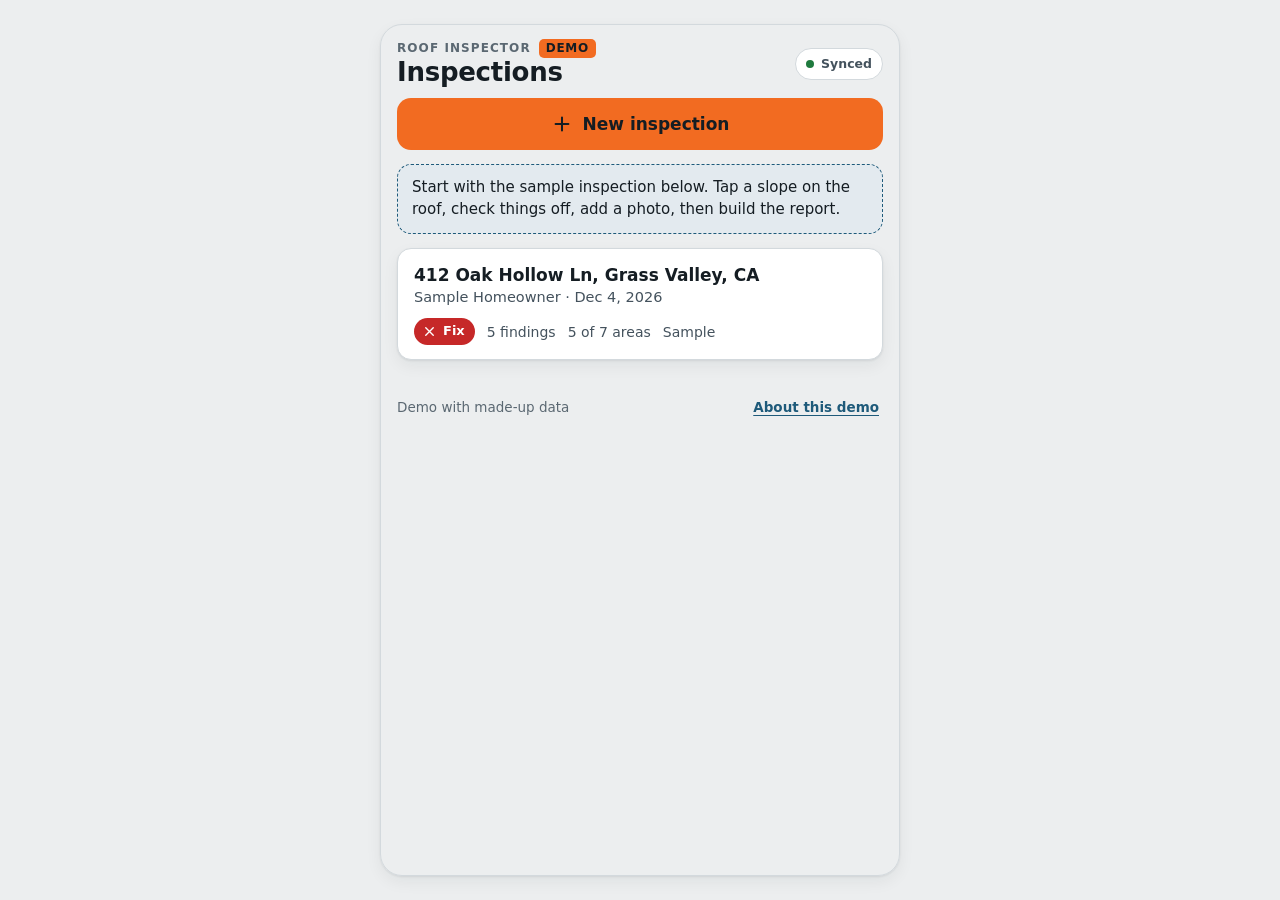
<file: index.html>
<!doctype html>
<html lang="en">
<head>
<meta charset="utf-8">
<meta name="viewport" content="width=device-width, initial-scale=1, viewport-fit=cover">
<title>Roof Inspector Demo</title>
<meta name="description" content="Demo of a phone app for roof inspections: slope-by-slope checklist, photos with markup, and a printable report. Sample data only.">
<meta name="theme-color" content="#ECEEEF" media="(prefers-color-scheme: light)">
<meta name="theme-color" content="#0F1418" media="(prefers-color-scheme: dark)">
<meta name="apple-mobile-web-app-capable" content="yes">
<meta name="apple-mobile-web-app-title" content="Roof demo">
<link rel="manifest" href="manifest.webmanifest">
<link rel="icon" type="image/png" href="icons/icon-192.png">
<link rel="apple-touch-icon" href="icons/apple-touch-icon.png">
<link rel="stylesheet" href="app.css">
</head>
<body>
<a class="skip" href="#view">Skip to content</a>

<div class="app">
  <main id="view" tabindex="-1"></main>
</div>

<div id="sheet" class="sheet" hidden>
  <div class="sheet-backdrop" data-action="closeSheet"></div>
  <div class="sheet-panel" role="dialog" aria-modal="true" aria-labelledby="sheet-title" id="sheet-panel"></div>
</div>

<div id="annot" class="annot" hidden>
  <div class="annot-bar">
    <p id="annot-title" class="annot-title">Circle the damage</p>
  </div>
  <div class="annot-stage"><canvas id="annot-canvas" aria-label="Photo. Draw with your finger to circle the damage."></canvas></div>
  <div class="annot-tools">
    <button type="button" class="btn ghost" data-annot="undo">Undo</button>
    <button type="button" class="btn ghost" data-annot="clear">Clear</button>
    <button type="button" class="btn ghost danger" data-annot="remove" aria-label="Remove this photo">Remove</button>
  </div>
  <div class="annot-actions">
    <button type="button" class="btn ghost" data-annot="skip">Skip markup</button>
    <button type="button" class="btn primary" data-annot="save">Save markup</button>
  </div>
</div>

<div id="toast" class="toast" role="status" aria-live="polite"></div>
<input id="file" type="file" accept="image/*" capture="environment" hidden aria-label="Take or choose a photo">

<noscript><p style="padding:24px;font:16px system-ui">This demo needs JavaScript turned on.</p></noscript>
<script src="app.js" defer></script>
</body>
</html>
</file>
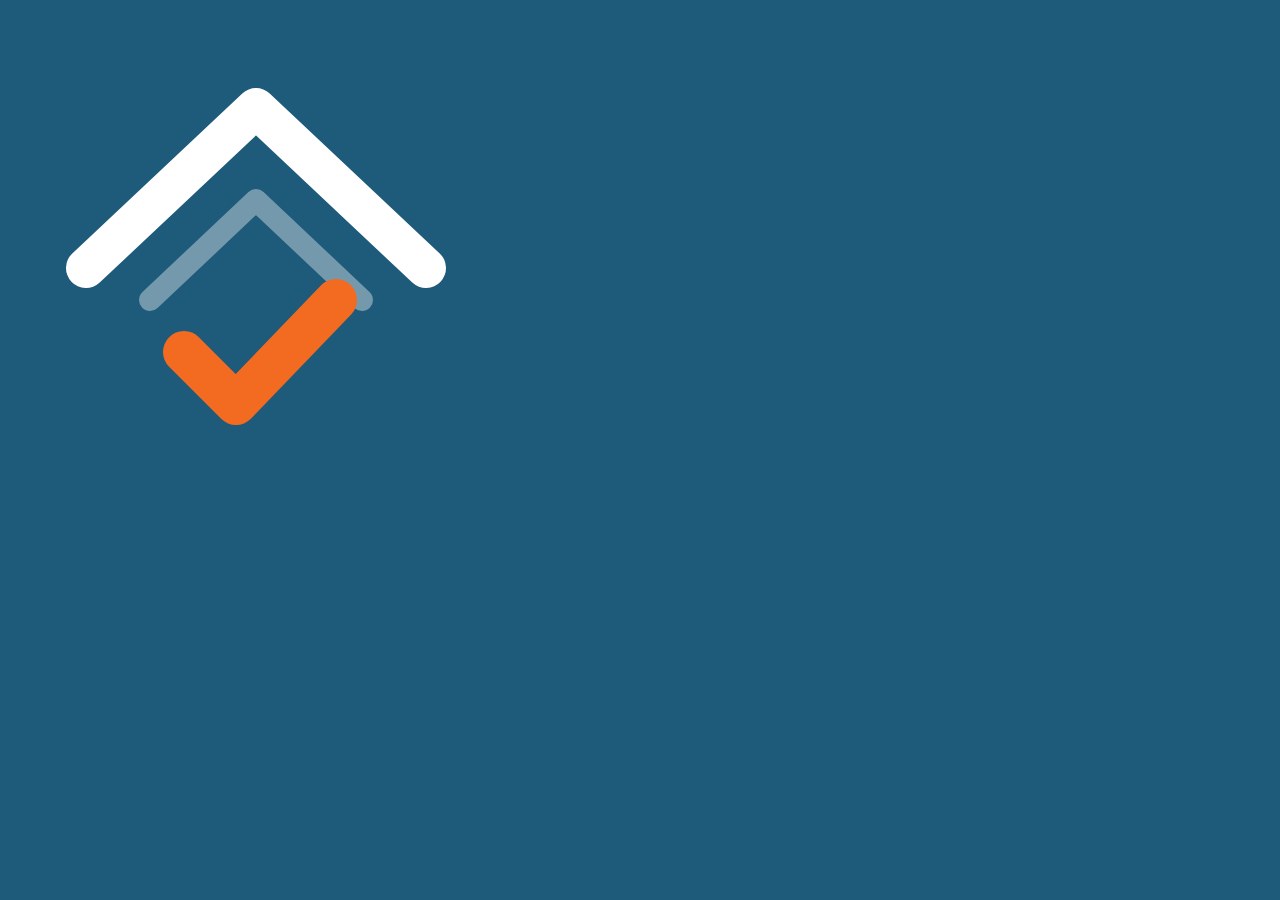
<file: icons/icon-source.html>
<!doctype html>
<html><head><meta charset="utf-8"><title>icon</title>
<style>html,body{margin:0;background:#1E5A7A;overflow:hidden}svg{display:block}</style></head>
<body>
<svg id="i" viewBox="0 0 512 512" xmlns="http://www.w3.org/2000/svg" aria-hidden="true">
  <rect width="512" height="512" fill="#1E5A7A"/>
  <path d="M86 268 L256 108 L426 268" fill="none" stroke="#fff" stroke-width="40" stroke-linejoin="round" stroke-linecap="round"/>
  <path d="M150 300 L256 200 L362 300" fill="none" stroke="#fff" stroke-opacity=".38" stroke-width="22" stroke-linejoin="round" stroke-linecap="round"/>
  <path d="M184 352 L236 404 L336 300" fill="none" stroke="#F26B21" stroke-width="42" stroke-linejoin="round" stroke-linecap="round"/>
</svg>
<script>
  // Headless Chrome will not shrink its window below roughly 500px, so the page sizes the
  // icon to the pixel size given in the URL hash (#192) and the screenshot crops to it.
  var s = parseInt(location.hash.slice(1), 10) || 512, el = document.getElementById('i');
  el.style.width = s + 'px'; el.style.height = s + 'px';
</script>
</body></html>
</file>
<file: app.css>
/* Roof Inspector demo. Phone-first: one column, 48px touch targets, high contrast for sun glare. */

:root {
  color-scheme: light;
  --bg: #ECEEEF;
  --surface: #FFFFFF;
  --raise: #F5F6F7;
  --ink: #151D23;
  --ink-2: #44525D;
  --muted: #5B6872;
  --line: #D3D9DD;
  --primary: #1E5A7A;
  --on-primary: #FFFFFF;
  --accent: #F26B21;
  --on-accent: #151D23;
  --ok: #1F7A3E;
  --on-ok: #FFFFFF;
  --watch: #F2B01E;
  --on-watch: #151D23;
  --fix: #C62828;
  --on-fix: #FFFFFF;
  --roof: #55616B;
  --roof-edge: #2B353D;
  --plate: #FFFFFF;
  --focus: #1E5A7A;
  --shadow: 0 1px 2px rgba(21, 29, 35, .08), 0 6px 16px rgba(21, 29, 35, .06);
  --ease-out: cubic-bezier(.16, 1, .3, 1);
  --radius: 14px;
}

@media (prefers-color-scheme: dark) {
  :root {
    color-scheme: dark;
    --bg: #0F1418;
    --surface: #182027;
    --raise: #1F2830;
    --ink: #F2F5F7;
    --ink-2: #B9C4CC;
    --muted: #93A0AA;
    --line: #2B3640;
    --primary: #6DB6E0;
    --on-primary: #0B141A;
    --accent: #FF8A4C;
    --ok: #46C07A;
    --on-ok: #0B1A11;
    --fix: #FF7468;
    --on-fix: #2A0B08;
    --roof: #6A7782;
    --roof-edge: #0F1418;
    --plate: #1F2830;
    --focus: #6DB6E0;
    --shadow: 0 1px 2px rgba(0, 0, 0, .4), 0 6px 16px rgba(0, 0, 0, .3);
  }
}

* { box-sizing: border-box; }
html { -webkit-text-size-adjust: 100%; }
body {
  margin: 0;
  background: var(--bg);
  color: var(--ink);
  font: 16px/1.45 system-ui, -apple-system, "Segoe UI", Roboto, "Helvetica Neue", sans-serif;
  -webkit-tap-highlight-color: transparent;
}
button, input, select, textarea { font: inherit; color: inherit; touch-action: manipulation; }
button { cursor: pointer; }
h1, h2, h3 { margin: 0; text-wrap: balance; }
p { margin: 0; }
img { display: block; max-width: 100%; }
:focus-visible { outline: 3px solid var(--focus); outline-offset: 2px; border-radius: 6px; }
#view:focus, h1:focus { outline: none; }
[hidden] { display: none !important; }

.skip { position: absolute; left: -9999px; top: 8px; z-index: 50; background: var(--surface); padding: 10px 14px; border-radius: 8px; }
.skip:focus { left: 8px; }

.app { max-width: 520px; margin: 0 auto; min-height: 100dvh; padding: 0 16px calc(28px + env(safe-area-inset-bottom)); }
@media (min-width: 700px) {
  body { padding: 24px 0; }
  .app { border: 1px solid var(--line); border-radius: 22px; min-height: calc(100dvh - 48px); box-shadow: var(--shadow); }
}

/* ---------- top bar ---------- */
.top { display: flex; align-items: center; gap: 10px; padding: calc(14px + env(safe-area-inset-top)) 0 10px; }
.top .grow { flex: 1; min-width: 0; }
.eyebrow { font-size: 12px; font-weight: 700; letter-spacing: .09em; text-transform: uppercase; color: var(--muted); display: flex; align-items: center; gap: 8px; }
.demo-tag { background: var(--accent); color: var(--on-accent); padding: 1px 7px; border-radius: 5px; letter-spacing: .06em; }
h1 { font-size: 26px; line-height: 1.15; font-weight: 800; letter-spacing: -.01em; }
.title-sm { font-size: 20px; }
.ellipsis { overflow: hidden; text-overflow: ellipsis; white-space: nowrap; }
.back {
  width: 44px; height: 44px; flex: none; display: grid; place-items: center;
  border: 1px solid var(--line); background: var(--surface); border-radius: 12px; color: var(--ink);
}
.back svg { width: 22px; height: 22px; }

.pill { flex: none; display: inline-flex; align-items: center; gap: 7px; font-size: 12.5px; font-weight: 650; padding: 6px 10px; border-radius: 999px; background: var(--surface); border: 1px solid var(--line); color: var(--ink-2); white-space: nowrap; }
.pill::before { content: ""; width: 8px; height: 8px; border-radius: 50%; background: var(--ok); }
.pill.off::before { background: var(--watch); }
.pill.sync::before { background: var(--primary); }

/* ---------- buttons ---------- */
.btn {
  min-height: 52px; padding: 0 20px; border-radius: 14px; border: 2px solid transparent;
  font-weight: 750; font-size: 17px; display: inline-flex; align-items: center; justify-content: center; gap: 10px;
  transition: transform 120ms var(--ease-out), background-color 120ms var(--ease-out);
  text-decoration: none;
}
.btn:active { transform: scale(.98); }
.btn svg { width: 22px; height: 22px; flex: none; }
.btn.primary { background: var(--primary); color: var(--on-primary); }
.btn.accent { background: var(--accent); color: var(--on-accent); }
.btn.ghost { background: var(--surface); color: var(--ink); border-color: var(--line); }
.btn.danger { color: var(--fix); }
.btn.block { width: 100%; }
.btn.small { min-height: 44px; font-size: 15px; padding: 0 14px; }
.link { background: none; border: 0; padding: 12px 4px; color: var(--primary); font-weight: 700; text-decoration: underline; text-underline-offset: 3px; }

/* ---------- cards and lists ---------- */
.stack { display: grid; gap: 14px; }
.card { background: var(--surface); border: 1px solid var(--line); border-radius: var(--radius); padding: 14px 16px; box-shadow: var(--shadow); }
.card h2 { font-size: 17px; font-weight: 800; }
.card .sub { color: var(--ink-2); font-size: 14.5px; }
a.card { display: block; color: inherit; text-decoration: none; }
a.card:active { transform: scale(.995); }
.cards { list-style: none; margin: 0; padding: 0; display: grid; gap: 12px; }
.meta { display: flex; flex-wrap: wrap; gap: 8px 12px; margin-top: 10px; align-items: center; color: var(--ink-2); font-size: 14px; }
.hint { background: color-mix(in oklab, var(--primary) 12%, var(--surface)); border: 1px dashed var(--primary); border-radius: var(--radius); padding: 12px 14px; color: var(--ink); font-size: 15px; }
.section-label { font-size: 12px; font-weight: 800; letter-spacing: .09em; text-transform: uppercase; color: var(--muted); margin: 8px 2px -4px; }

/* status badges: icon plus word, never colour alone */
.badge { display: inline-flex; align-items: center; gap: 6px; font-size: 13px; font-weight: 750; padding: 3px 9px 3px 7px; border-radius: 999px; background: var(--raise); color: var(--ink-2); border: 1px solid var(--line); white-space: nowrap; }
.badge svg { width: 15px; height: 15px; }
.badge.ok { background: var(--ok); color: var(--on-ok); border-color: transparent; }
.badge.watch { background: var(--watch); color: var(--on-watch); border-color: transparent; }
.badge.fix { background: var(--fix); color: var(--on-fix); border-color: transparent; }

/* ---------- roof plan ---------- */
.plan { padding: 8px 8px 12px; }
.plan svg.roof { width: 100%; height: auto; display: block; overflow: visible; }
.plan .area { cursor: pointer; }
.plan .facet { fill: var(--roof); stroke: var(--roof-edge); stroke-width: 3; stroke-linejoin: round; transition: fill 160ms var(--ease-out); }
.plan .facet.ok { fill: color-mix(in oklab, var(--ok) 70%, var(--roof)); }
.plan .facet.watch { fill: color-mix(in oklab, var(--watch) 75%, var(--roof)); }
.plan .facet.fix { fill: color-mix(in oklab, var(--fix) 75%, var(--roof)); }
.plan .area:hover .facet, .plan .area:focus-visible .facet { stroke: var(--accent); stroke-width: 4; }
.plan .ridge { fill: none; stroke: var(--roof-edge); stroke-width: 2.5; stroke-linecap: round; opacity: .75; }
.plan .plate rect { fill: var(--plate); stroke: var(--roof-edge); stroke-width: 1.5; }
.plan .plate.ok rect { stroke: var(--ok); stroke-width: 3; }
.plan .plate.watch rect { stroke: var(--watch); stroke-width: 3; }
.plan .plate.fix rect { stroke: var(--fix); stroke-width: 3; }
.plan text { font-family: inherit; text-anchor: middle; fill: var(--ink); }
.plan .pn { font-size: 11.5px; font-weight: 800; letter-spacing: .06em; }
.plan .ps { font-size: 11px; font-weight: 650; fill: var(--ink-2); }
.plan .part { fill: var(--roof-edge); stroke: var(--surface); stroke-width: 2; }
.plan .part.ok { fill: var(--ok); }
.plan .part.watch { fill: var(--watch); }
.plan .part.fix { fill: var(--fix); }
.plan .gutter { fill: none; stroke: var(--roof-edge); stroke-width: 4; stroke-dasharray: 2 0; }
.plan .gutter.ok { stroke: var(--ok); }
.plan .gutter.watch { stroke: var(--watch); }
.plan .gutter.fix { stroke: var(--fix); }
.plan .hit { fill: none; stroke: transparent; stroke-width: 18; pointer-events: stroke; }
.plan .hitfill { fill: transparent; }
.plan .street { font-size: 10.5px; font-weight: 700; letter-spacing: .14em; fill: var(--muted); }
.legend { display: flex; flex-wrap: wrap; gap: 8px; margin-top: 4px; padding: 0 6px; }
.progress { height: 8px; border-radius: 99px; background: var(--raise); border: 1px solid var(--line); overflow: hidden; margin-top: 10px; }
.progress > i { display: block; height: 100%; width: 100%; background: var(--primary); transform-origin: left; transition: transform 300ms var(--ease-out); }

/* ---------- rows, chips, counters ---------- */
.rows { display: grid; }
.row { display: flex; align-items: center; gap: 12px; padding: 12px 0; border-top: 1px solid var(--line); }
.row:first-child { border-top: 0; }
.row .grow { flex: 1; min-width: 0; }
.row .name { font-weight: 700; }
.rowbtn { width: 100%; text-align: left; background: none; border: 0; border-top: 1px solid var(--line); padding: 12px 0; display: flex; gap: 12px; align-items: center; color: inherit; }
.rowbtn:first-child { border-top: 0; }
.rowbtn .chev { width: 20px; height: 20px; color: var(--muted); flex: none; }

.check { padding: 12px 0; border-top: 1px solid var(--line); }
.check:first-child { border-top: 0; }
.check .q { font-weight: 700; margin-bottom: 8px; }
.rate { display: grid; grid-template-columns: repeat(3, 1fr); gap: 8px; }
.rate button { min-height: 48px; border-radius: 12px; border: 2px solid var(--line); background: var(--surface); font-weight: 750; font-size: 15px; display: inline-flex; align-items: center; justify-content: center; gap: 6px; transition: transform 120ms var(--ease-out), background-color 120ms var(--ease-out); }
.rate button svg { width: 18px; height: 18px; }
.rate button:active { transform: scale(.97); }
.rate button[aria-pressed="true"].ok { background: var(--ok); color: var(--on-ok); border-color: var(--ok); }
.rate button[aria-pressed="true"].watch { background: var(--watch); color: var(--on-watch); border-color: var(--watch); }
.rate button[aria-pressed="true"].fix { background: var(--fix); color: var(--on-fix); border-color: var(--fix); }

.counter { display: flex; align-items: center; justify-content: space-between; gap: 12px; }
.counter .num { font-size: 44px; font-weight: 800; line-height: 1; font-variant-numeric: tabular-nums; min-width: 2ch; text-align: center; }
.counter button { width: 60px; height: 60px; border-radius: 16px; border: 2px solid var(--line); background: var(--surface); display: grid; place-items: center; }
.counter button svg { width: 28px; height: 28px; }
.counter button:active { transform: scale(.95); }
.square-note { color: var(--ink-2); font-size: 14.5px; margin-top: 10px; }
.chalk { width: 22px; height: 22px; border: 3px dashed var(--ink-2); border-radius: 3px; flex: none; }

.finding { display: flex; gap: 12px; padding: 12px 0; border-top: 1px solid var(--line); width: 100%; text-align: left; background: none; border-left: 0; border-right: 0; border-bottom: 0; color: inherit; }
.finding:first-child { border-top: 0; }
.finding .ph { width: 72px; height: 72px; border-radius: 10px; background: var(--raise); object-fit: cover; flex: none; border: 1px solid var(--line); }
.finding .ph.empty { display: grid; place-items: center; color: var(--muted); }
.finding .ph.empty svg { width: 26px; height: 26px; }
.finding .t { font-weight: 750; }
.finding .n { color: var(--ink-2); font-size: 14.5px; margin-top: 2px; display: -webkit-box; -webkit-line-clamp: 2; -webkit-box-orient: vertical; overflow: hidden; }
.empty-note { color: var(--ink-2); padding: 6px 0 2px; }

/* ---------- forms ---------- */
.form { display: grid; gap: 16px; }
.field { display: grid; gap: 6px; }
.field > span, fieldset legend { font-size: 13px; font-weight: 800; letter-spacing: .06em; text-transform: uppercase; color: var(--muted); padding: 0; }
input[type="text"], input[type="number"], select, textarea {
  width: 100%; min-height: 52px; padding: 12px 14px; border-radius: 12px; border: 2px solid var(--line); background: var(--surface); font-size: 17px;
}
textarea { min-height: 96px; resize: vertical; }
fieldset { border: 0; margin: 0; padding: 0; display: grid; gap: 6px; }
.two { display: grid; grid-template-columns: 1fr 1fr; gap: 12px; }
.choice { display: grid; grid-template-columns: 1fr 1fr; gap: 8px; }
.choice label { position: relative; }
.choice input { position: absolute; opacity: 0; inset: 0; }
.choice span { display: flex; align-items: center; justify-content: center; gap: 8px; min-height: 52px; border-radius: 12px; border: 2px solid var(--line); background: var(--surface); font-weight: 750; }
.choice input:focus-visible + span { outline: 3px solid var(--focus); outline-offset: 2px; }
.choice input:checked + span.watch { background: var(--watch); color: var(--on-watch); border-color: var(--watch); }
.choice input:checked + span.fix { background: var(--fix); color: var(--on-fix); border-color: var(--fix); }
.choice svg { width: 18px; height: 18px; }

.thumbs { display: flex; flex-wrap: wrap; gap: 10px; }
.thumbs button { width: 84px; height: 84px; padding: 0; border-radius: 12px; overflow: hidden; border: 2px solid var(--line); background: var(--raise); position: relative; }
.thumbs img { width: 100%; height: 100%; object-fit: cover; }
.thumbs .mark { position: absolute; right: 4px; bottom: 4px; background: rgba(0, 0, 0, .65); color: #fff; font-size: 11px; font-weight: 700; padding: 1px 6px; border-radius: 6px; }

/* ---------- bottom sheet ---------- */
.sheet { position: fixed; inset: 0; z-index: 30; display: flex; align-items: flex-end; justify-content: center; }
.sheet-backdrop { position: absolute; inset: 0; background: rgba(8, 12, 15, .55); animation: fade 200ms var(--ease-out); }
.sheet-panel { position: relative; width: min(100%, 520px); max-height: 92dvh; overflow-y: auto; overscroll-behavior: contain; background: var(--bg); border-radius: 22px 22px 0 0; padding: 18px 16px calc(20px + env(safe-area-inset-bottom)); animation: rise 260ms var(--ease-out); }
.sheet-panel h2 { font-size: 22px; font-weight: 800; margin-bottom: 14px; }
.sheet-actions { display: grid; grid-template-columns: 1fr 1fr; gap: 10px; margin-top: 6px; }
.sheet-actions .full { grid-column: 1 / -1; }
.sheet ul.plain { margin: 0 0 12px; padding-left: 20px; display: grid; gap: 6px; }
@keyframes rise { from { transform: translateY(40px); opacity: 0; } to { transform: none; opacity: 1; } }
@keyframes fade { from { opacity: 0; } to { opacity: 1; } }

/* ---------- photo markup overlay ---------- */
.annot { position: fixed; inset: 0; z-index: 40; background: #0B0F12; display: flex; flex-direction: column; color: #fff; padding-top: env(safe-area-inset-top); }
.annot-bar { padding: 12px 16px 6px; }
.annot-title { font-weight: 800; font-size: 18px; }
.annot-stage { flex: 1; min-height: 0; display: grid; place-items: center; padding: 6px 10px; }
.annot-stage canvas { max-width: 100%; max-height: 100%; touch-action: none; border-radius: 10px; background: #222; }
.annot-tools, .annot-actions { display: flex; gap: 10px; padding: 8px 16px; }
.annot-tools .btn, .annot-actions .btn { flex: 1; min-height: 50px; font-size: 15.5px; padding: 0 10px; }
.annot-actions { padding-bottom: calc(14px + env(safe-area-inset-bottom)); }
.annot .btn.ghost { background: #1B2329; color: #fff; border-color: #34414A; }
.annot .btn.ghost.danger { color: #FF8A80; }
.annot .btn.primary { background: #6DB6E0; color: #0B141A; }

/* ---------- toast ---------- */
.toast { position: fixed; left: 50%; top: calc(14px + env(safe-area-inset-top)); transform: translate(-50%, -20px); background: var(--ink); color: var(--bg); padding: 12px 18px; border-radius: 12px; font-weight: 650; max-width: min(92vw, 440px); opacity: 0; pointer-events: none; transition: opacity 180ms var(--ease-out), transform 180ms var(--ease-out); z-index: 60; text-align: center; }
.toast.show { opacity: 1; transform: translate(-50%, 0); }

/* ---------- report ---------- */
.toolbar { display: flex; gap: 10px; margin: 4px 0 14px; }
.toolbar .btn { flex: 1; }
.report { background: #fff; color: #151D23; border-radius: var(--radius); border: 1px solid var(--line); padding: 18px 16px; box-shadow: var(--shadow); display: grid; gap: 18px; }
.report > * { min-width: 0; }
.report .tscroll { overflow-x: auto; }
.report dd { min-width: 0; overflow-wrap: anywhere; }
@media (max-width: 440px) { .report .col-checked { display: none; } }
.report h1 { font-size: 24px; }
.report h2 { font-size: 15px; font-weight: 800; letter-spacing: .07em; text-transform: uppercase; color: #44525D; margin-bottom: 8px; border-bottom: 2px solid #151D23; padding-bottom: 4px; }
.report .brand { display: flex; align-items: center; gap: 12px; padding-bottom: 12px; border-bottom: 3px solid #1E5A7A; }
.report .logo { width: 56px; height: 56px; border: 2px dashed #8795A0; border-radius: 10px; display: grid; place-items: center; font-size: 11px; font-weight: 700; color: #5B6872; text-align: center; line-height: 1.1; flex: none; }
.report dl { margin: 0; display: grid; grid-template-columns: auto 1fr; gap: 6px 14px; font-size: 15px; }
.report dt { color: #5B6872; font-weight: 650; }
.report dd { margin: 0; font-weight: 600; }
.report table { width: 100%; border-collapse: collapse; font-size: 14.5px; }
.report th, .report td { text-align: left; padding: 7px 6px; border-bottom: 1px solid #D3D9DD; vertical-align: top; }
.report th { font-size: 12px; text-transform: uppercase; letter-spacing: .06em; color: #5B6872; }
.report td.num, .report th.num { text-align: right; font-variant-numeric: tabular-nums; }
.report .badge { background: #F5F6F7; color: #151D23; border-color: #D3D9DD; }
.report .badge.ok { background: #1F7A3E; color: #fff; border-color: transparent; }
.report .badge.watch { background: #F2B01E; color: #151D23; border-color: transparent; }
.report .badge.fix { background: #C62828; color: #fff; border-color: transparent; }
.overall { display: flex; gap: 12px; align-items: center; padding: 12px 14px; border-radius: 12px; border: 2px solid #D3D9DD; }
.overall strong { font-size: 18px; }
.recs { margin: 0; padding-left: 20px; display: grid; gap: 6px; font-size: 15px; }
.fig { margin: 0 0 14px; break-inside: avoid; }
.fig img { width: 100%; border-radius: 8px; border: 1px solid #D3D9DD; }
/* Reserve the photo's box on screen so the page does not jump as photos load from storage. */
@media screen { .fig img { aspect-ratio: 4 / 3; object-fit: contain; background: #F5F6F7; } }
.fig figcaption { font-size: 14px; color: #44525D; margin-top: 6px; }
.fig figcaption b { color: #151D23; }
.finding-head { display: flex; gap: 8px; align-items: center; flex-wrap: wrap; margin-bottom: 6px; font-weight: 750; }
.placeholder { background: #FFF6D6; padding: 0 4px; border-radius: 4px; }
.sign { display: grid; grid-template-columns: 1fr 140px; gap: 24px; margin-top: 18px; font-size: 13px; color: #5B6872; }
.sign div { border-top: 1.5px solid #151D23; padding-top: 4px; }
.fine { font-size: 13.5px; color: #44525D; }

@media (hover: hover) {
  .btn.primary:hover { background: color-mix(in oklab, var(--primary) 86%, black); }
  .btn.accent:hover { background: color-mix(in oklab, var(--accent) 88%, white); }
  .btn.ghost:hover, .back:hover, .rate button:hover, .counter button:hover { background: var(--raise); }
  a.card:hover { border-color: var(--primary); }
  .rowbtn:hover, .finding:hover { background: var(--raise); }
  .link:hover { text-decoration-thickness: 2px; }
}

footer.foot { margin-top: 26px; display: flex; justify-content: space-between; align-items: center; color: var(--muted); font-size: 13.5px; gap: 12px; }

@media (prefers-reduced-motion: reduce) {
  *, *::before, *::after { animation-duration: .01ms !important; animation-iteration-count: 1 !important; transition-duration: .01ms !important; }
}

/* ---------- print: the report only ---------- */
@media print {
  @page { margin: 14mm; }
  body { background: #fff; padding: 0; }
  .app { max-width: none; border: 0; box-shadow: none; padding: 0; border-radius: 0; }
  .top, .toolbar, .skip, .foot, .toast, .sheet, .annot { display: none !important; }
  .report { border: 0; box-shadow: none; padding: 0; border-radius: 0; }
  .report h2 { break-after: avoid; }
  .fblock, .fig, .report .limits { break-inside: avoid; }
  .fig img { max-height: 70mm; width: auto; max-width: 100%; }
}
</file>
